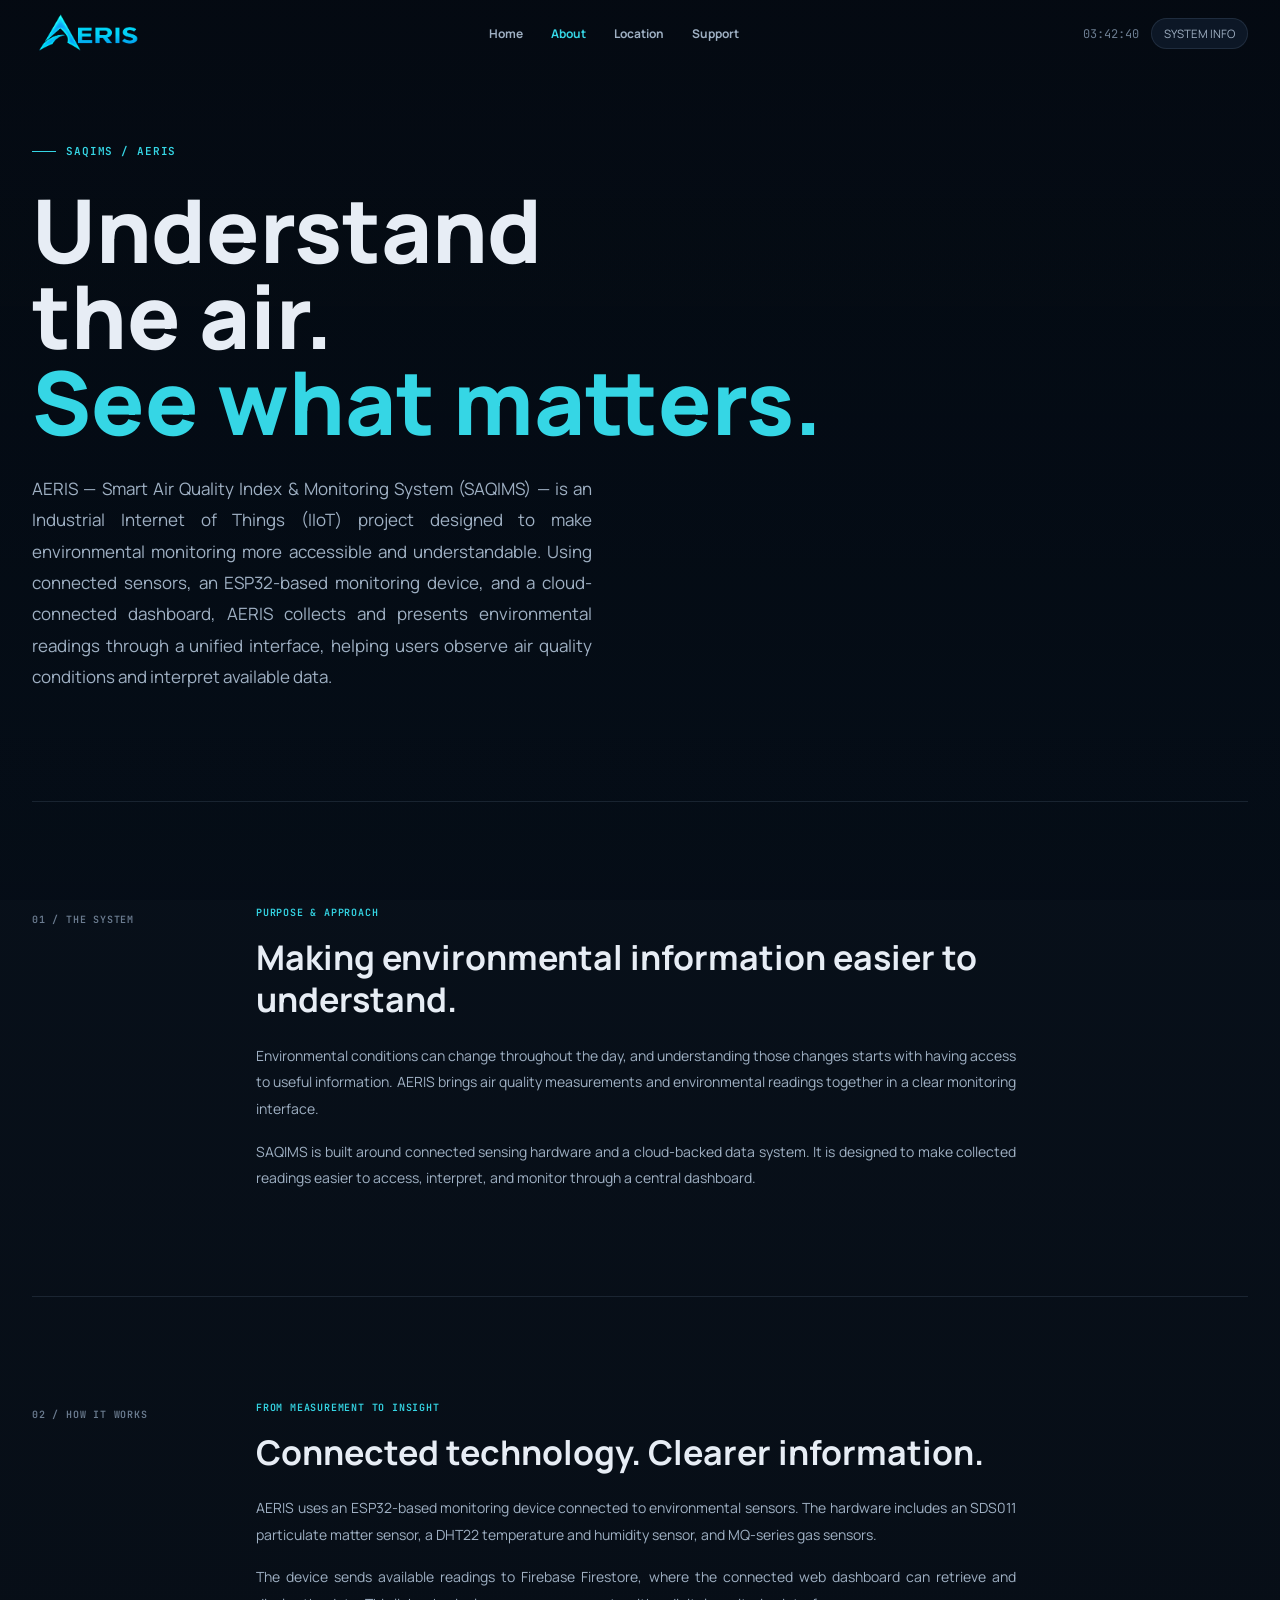
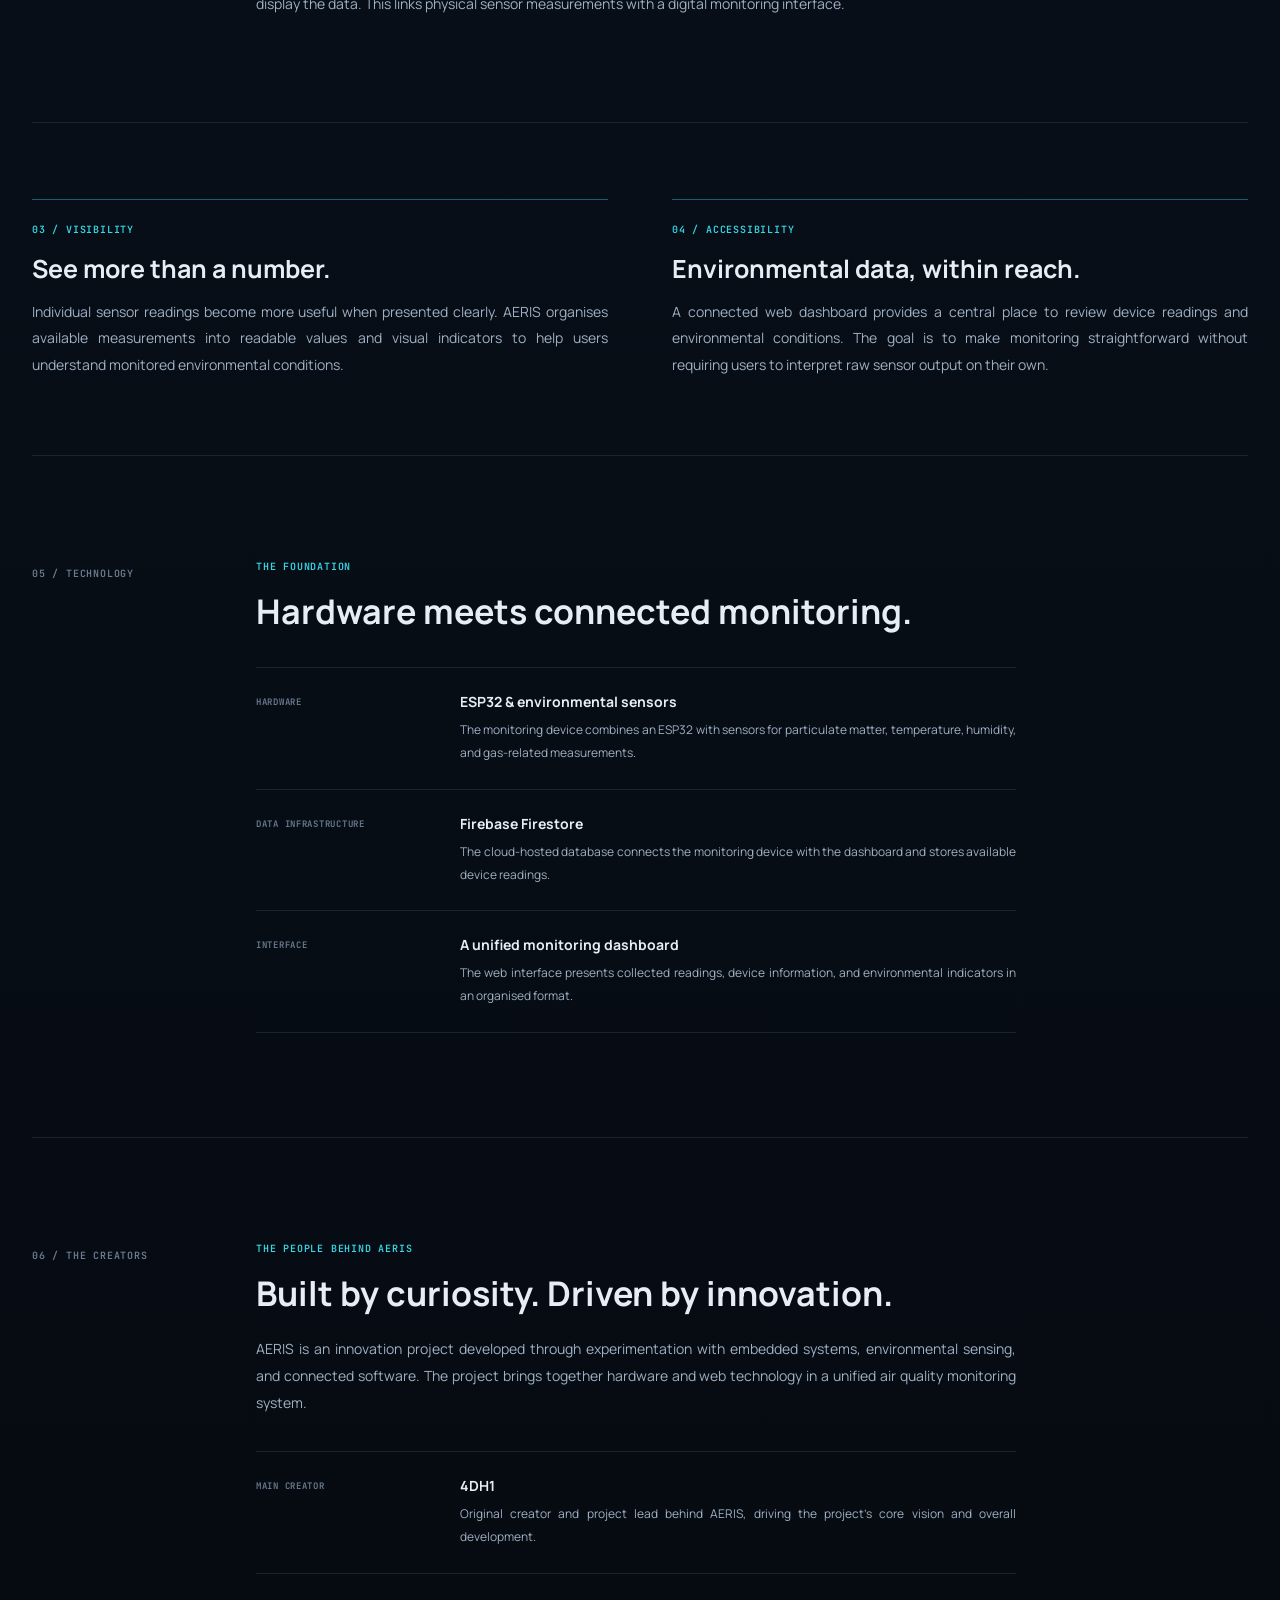
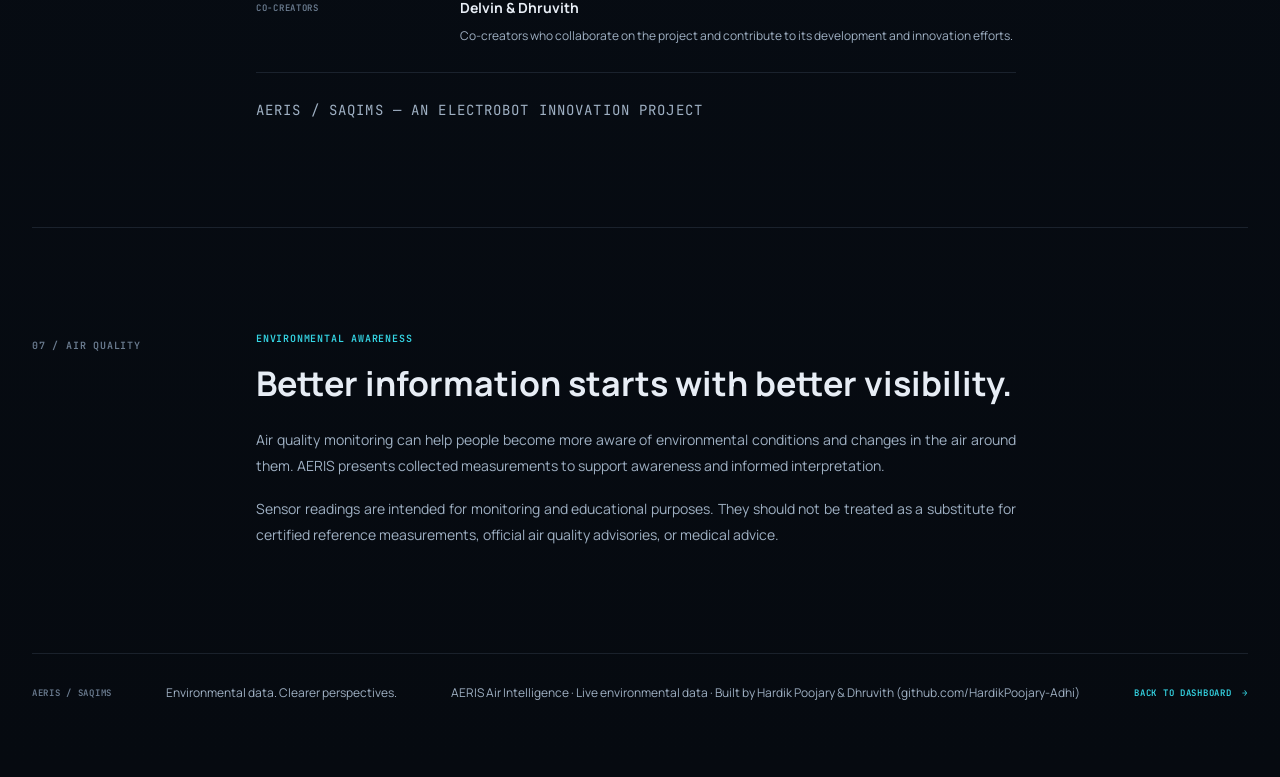
<file: about.html>
<!DOCTYPE html>
<html lang="en">
<head>
  <meta charset="UTF-8">
  <meta name="viewport" content="width=device-width, initial-scale=1.0">

  <title>About AERIS — SAQIMS | Air Intelligence</title>

  <meta
    name="description"
    content="Discover AERIS (SAQIMS), an Industrial IoT smart air quality monitoring system, its technology, and the creators behind the project."
  >

  <meta name="theme-color" content="#060a10">

  <link rel="icon" type="image/png" href="logo-tab.png">

  <link rel="preconnect" href="https://fonts.googleapis.com">
  <link rel="preconnect" href="https://fonts.gstatic.com" crossorigin>

  <link
    href="https://fonts.googleapis.com/css2?family=Manrope:wght@400;500;600;700;800&family=JetBrains+Mono:wght@400;500;600;700&display=swap"
    rel="stylesheet"
  >

  <link rel="stylesheet" href="style.css">
  <script src="navigation.js" defer></script>

  <!-- About-page-specific layout fixes -->
  <style>
    .about-hero {
      grid-template-columns: minmax(0, 1fr);
    }

    .about-hero-copy {
      width: 100%;
      max-width: 850px;
    }

    .about-creators-note {
      margin-top: 24px;
      color: var(--faint);
      font-family: var(--mono);
      font-size: 11px;
      letter-spacing: 0.08em;
      line-height: 1.8;
    }

    @media (max-width: 680px) {
      .about-hero {
        min-height: auto;
        padding-top: 56px;
        padding-bottom: 70px;
      }
    }
  </style>
</head>

<body>

  <!-- BACKGROUND -->

  <video
    class="bg-video"
    autoplay
    muted
    loop
    playsinline
    aria-hidden="true"
  >
    <source src="bgVid.mp4" type="video/mp4">
  </video>

  <div class="bg-video-overlay"></div>


  <!-- NAVIGATION -->

  <nav class="nav" id="mainNav">

    <div class="nav-inner">

      <a href="index.html" class="brand" aria-label="AERIS dashboard">

        <img src="nameLogo.png" alt="" class="brand-logo">

      </a>

      <div class="nav-links">

        <a href="index.html">Home</a>

        <a
          href="about.html"
          class="active"
          aria-current="page"
        >About</a>

        <a href="location.html">Location</a>

        <a href="support.html">Support</a>

      </div>

      <button
        class="nav-toggle"
        type="button"
        aria-label="Open navigation menu"
        aria-expanded="false"
        aria-controls="site-nav-links"
      >
        <span></span>
        <span></span>
        <span></span>
      </button>

      <div class="nav-meta">

        <span class="nav-clock" data-live-clock></span>

        <div class="nav-status-pill">
          <span class="status-label">SYSTEM INFO</span>
        </div>

      </div>

    </div>

  </nav>


  <!-- MAIN CONTENT -->

  <main class="shell about-shell">

    <div class="about-page">


      <!-- HERO / PROJECT IDENTITY -->

      <section class="about-hero">

        <div class="about-hero-copy">

          <div class="about-kicker">
            <span></span>
            SAQIMS / AERIS
          </div>

          <h1>
            Understand<br>
            the air.<br>
            <span>See what matters.</span>
          </h1>

          <p class="about-hero-lead">
            AERIS — Smart Air Quality Index &amp; Monitoring
            System (SAQIMS) — is an Industrial Internet of
            Things (IIoT) project designed to make environmental
            monitoring more accessible and understandable.
            Using connected sensors, an ESP32-based monitoring
            device, and a cloud-connected dashboard, AERIS
            collects and presents environmental readings through
            a unified interface, helping users observe air quality
            conditions and interpret available data.
          </p>

        </div>

      </section>


      <!-- 01 / THE SYSTEM -->

      <section class="about-section" id="system">

        <div class="about-section-index">
          01 / THE SYSTEM
        </div>

        <div class="about-section-body">

          <p class="about-eyebrow">
            PURPOSE &amp; APPROACH
          </p>

          <h2>
            Making environmental information easier to understand.
          </h2>

          <p>
            Environmental conditions can change throughout the
            day, and understanding those changes starts with
            having access to useful information. AERIS brings
            air quality measurements and environmental readings
            together in a clear monitoring interface.
          </p>

          <p>
            SAQIMS is built around connected sensing hardware
            and a cloud-backed data system. It is designed to
            make collected readings easier to access, interpret,
            and monitor through a central dashboard.
          </p>

        </div>

      </section>


      <!-- 02 / HOW IT WORKS -->

      <section class="about-section" id="how-it-works">

        <div class="about-section-index">
          02 / HOW IT WORKS
        </div>

        <div class="about-section-body">

          <p class="about-eyebrow">
            FROM MEASUREMENT TO INSIGHT
          </p>

          <h2>
            Connected technology. Clearer information.
          </h2>

          <p>
            AERIS uses an ESP32-based monitoring device connected
            to environmental sensors. The hardware includes an
            SDS011 particulate matter sensor, a DHT22 temperature
            and humidity sensor, and MQ-series gas sensors.
          </p>

          <p>
            The device sends available readings to Firebase
            Firestore, where the connected web dashboard can
            retrieve and display the data. This links physical
            sensor measurements with a digital monitoring
            interface.
          </p>

        </div>

      </section>


      <!-- 03 & 04 / MONITORING APPROACH -->

      <section class="about-intent">

        <div class="about-intent-item">

          <p class="about-eyebrow">
            03 / VISIBILITY
          </p>

          <h2>
            See more than a number.
          </h2>

          <p>
            Individual sensor readings become more useful when
            presented clearly. AERIS organises available
            measurements into readable values and visual
            indicators to help users understand monitored
            environmental conditions.
          </p>

        </div>

        <div class="about-intent-item">

          <p class="about-eyebrow">
            04 / ACCESSIBILITY
          </p>

          <h2>
            Environmental data, within reach.
          </h2>

          <p>
            A connected web dashboard provides a central place
            to review device readings and environmental
            conditions. The goal is to make monitoring
            straightforward without requiring users to interpret
            raw sensor output on their own.
          </p>

        </div>

      </section>


      <!-- 05 / TECHNOLOGY -->

      <section class="about-section" id="technology">

        <div class="about-section-index">
          05 / TECHNOLOGY
        </div>

        <div class="about-section-body">

          <p class="about-eyebrow">
            THE FOUNDATION
          </p>

          <h2>
            Hardware meets connected monitoring.
          </h2>

          <div class="about-tech-list">

            <div class="about-tech-row">

              <div class="about-tech-type">
                HARDWARE
              </div>

              <div>
                <h3>ESP32 &amp; environmental sensors</h3>

                <p>
                  The monitoring device combines an ESP32 with
                  sensors for particulate matter, temperature,
                  humidity, and gas-related measurements.
                </p>
              </div>

            </div>

            <div class="about-tech-row">

              <div class="about-tech-type">
                DATA INFRASTRUCTURE
              </div>

              <div>
                <h3>Firebase Firestore</h3>

                <p>
                  The cloud-hosted database connects the
                  monitoring device with the dashboard and
                  stores available device readings.
                </p>
              </div>

            </div>

            <div class="about-tech-row">

              <div class="about-tech-type">
                INTERFACE
              </div>

              <div>
                <h3>A unified monitoring dashboard</h3>

                <p>
                  The web interface presents collected readings,
                  device information, and environmental
                  indicators in an organised format.
                </p>
              </div>

            </div>

          </div>

        </div>

      </section>


      <!-- 06 / THE CREATORS -->

      <section class="about-section" id="creators">

        <div class="about-section-index">
          06 / THE CREATORS
        </div>

        <div class="about-section-body">

          <p class="about-eyebrow">
            THE PEOPLE BEHIND AERIS
          </p>

          <h2>
            Built by curiosity. Driven by innovation.
          </h2>

          <p>
            AERIS is an innovation project developed through
            experimentation with embedded systems, environmental
            sensing, and connected software. The project brings
            together hardware and web technology in a unified
            air quality monitoring system.
          </p>

          <div class="about-tech-list">

            <!-- MAIN CREATOR -->

            <div class="about-tech-row">

              <div class="about-tech-type">
                MAIN CREATOR
              </div>

              <div>
                <h3>4DH1</h3>

                <p>
                  Original creator and project lead behind AERIS,
                  driving the project's core vision and overall
                  development.
                </p>
              </div>

            </div>

            <!-- CO-CREATORS -->

            <div class="about-tech-row">

              <div class="about-tech-type">
                CO-CREATORS
              </div>

              <div>
                <h3>Delvin &amp; Dhruvith</h3>

                <p>
                  Co-creators who collaborate on the project
                  and contribute to its development and
                  innovation efforts.
                </p>
              </div>

            </div>

          </div>

          <p class="about-creators-note">
            AERIS / SAQIMS — AN ELECTROBOT INNOVATION PROJECT
          </p>

        </div>

      </section>


      <!-- 07 / AIR QUALITY CONTEXT -->

      <section class="about-section" id="air-quality">

        <div class="about-section-index">
          07 / AIR QUALITY
        </div>

        <div class="about-section-body">

          <p class="about-eyebrow">
            ENVIRONMENTAL AWARENESS
          </p>

          <h2>
            Better information starts with better visibility.
          </h2>

          <p>
            Air quality monitoring can help people become more
            aware of environmental conditions and changes in
            the air around them. AERIS presents collected
            measurements to support awareness and informed
            interpretation.
          </p>

          <p>
            Sensor readings are intended for monitoring and
            educational purposes. They should not be treated
            as a substitute for certified reference
            measurements, official air quality advisories,
            or medical advice.
          </p>

        </div>

      </section>


      <!-- FOOTER -->

      <footer class="about-footer">

        <span>AERIS / SAQIMS</span>

        <p>
          Environmental data. Clearer perspectives.
        </p>

        <p class="footer-text">
          AERIS Air Intelligence · Live environmental data · Built by Hardik Poojary &amp; Dhruvith (<a href="https://github.com/HardikPoojary-Adhi" class="footer-link">github.com/HardikPoojary-Adhi</a>)
        </p>

        <a href="index.html">
          BACK TO DASHBOARD <span>→</span>
        </a>

      </footer>


    </div>

  </main>


  <!-- NAV SCROLL + CLOCK -->

  <script>
    (() => {
      const nav = document.getElementById("mainNav");
      const clock = document.querySelector("[data-live-clock]");

      function updateClock() {
        if (!clock) return;

        clock.textContent = new Intl.DateTimeFormat("en-IN", {
          timeZone: "Asia/Kolkata",
          hour: "2-digit",
          minute: "2-digit",
          second: "2-digit",
          hour12: false
        }).format(new Date());
      }

      function updateNav() {
        if (!nav) return;

        nav.classList.toggle(
          "is-scrolled",
          window.scrollY > 8
        );
      }

      updateClock();
      updateNav();

      window.setInterval(updateClock, 1000);

      window.addEventListener(
        "scroll",
        updateNav,
        { passive: true }
      );
    })();
  </script>

</body>
</html>
</file>
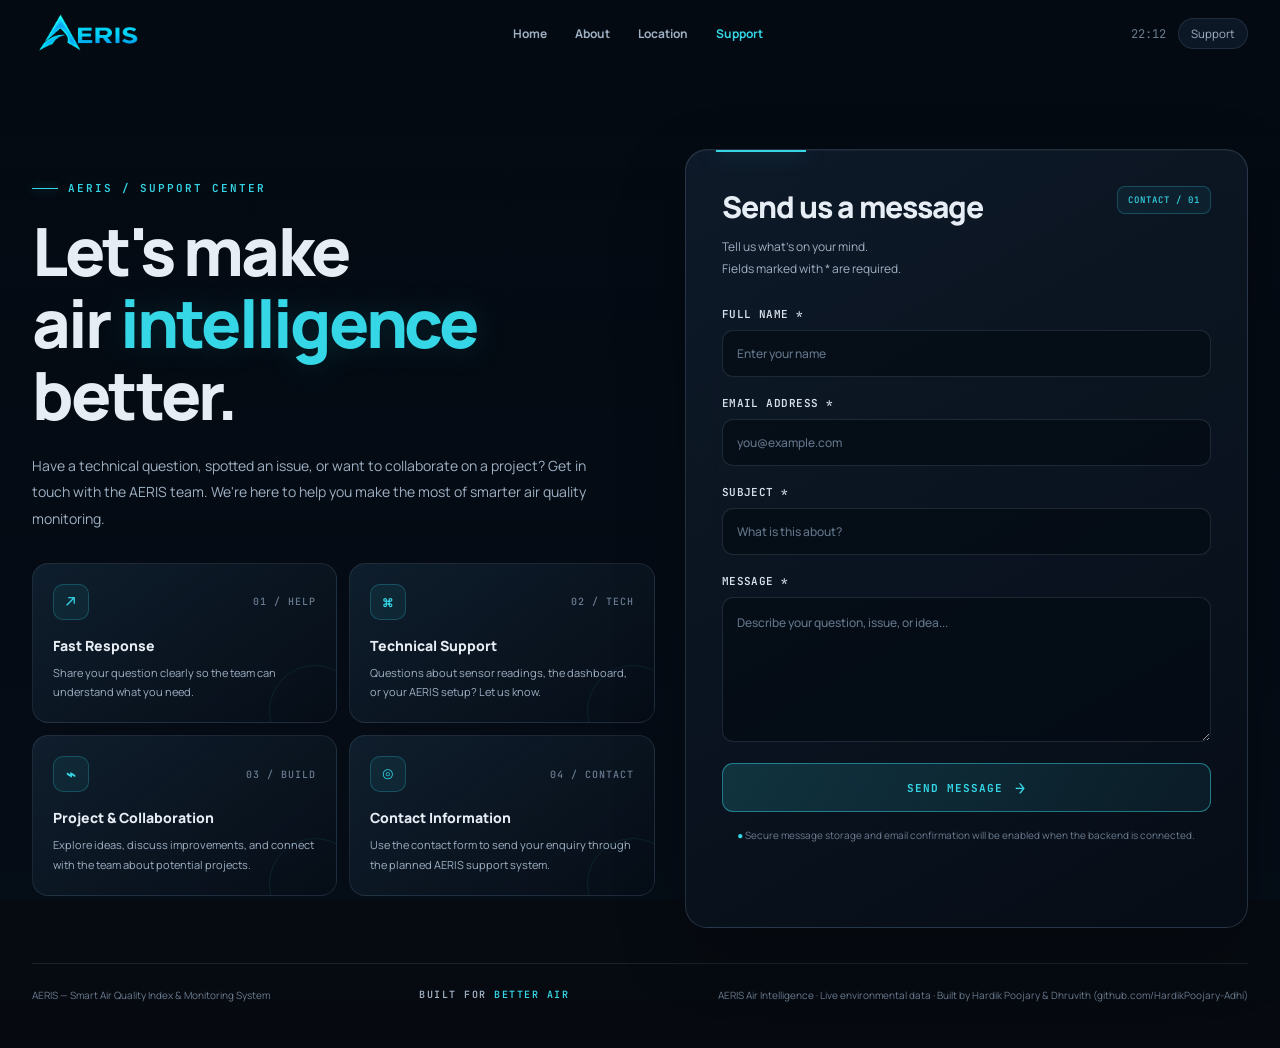
<file: support.html>
<!DOCTYPE html>
<html lang="en">
<head>
  <meta charset="UTF-8" />
  <meta name="viewport" content="width=device-width, initial-scale=1.0" />
  <meta name="theme-color" content="#060a10" />

  <title>Support | AERIS Air Intelligence</title>
  <meta
    name="description"
    content="Contact AERIS for technical support, project collaboration, and air quality monitoring enquiries."
  />

  <link rel="icon" type="image/png" href="logo-tab.png" />

  <link rel="preconnect" href="https://fonts.googleapis.com" />
  <link rel="preconnect" href="https://fonts.gstatic.com" crossorigin />
  <link
    href="https://fonts.googleapis.com/css2?family=JetBrains+Mono:wght@500;600;700&family=Manrope:wght@500;600;700;800&display=swap"
    rel="stylesheet"
  />

  <link rel="stylesheet" href="style.css" />
  <script src="navigation.js" defer></script>

  <style>
    /* =========================================
       AERIS SUPPORT PAGE
       Uses existing AERIS design tokens.
       ========================================= */

    .support-page {
      padding-bottom: 44px;
    }

    .support-hero {
      display: grid;
      grid-template-columns: minmax(0, 1.05fr) minmax(360px, 0.95fr);
      gap: 30px;
      align-items: stretch;
      margin-top: 30px;
    }

    .support-intro {
      display: flex;
      flex-direction: column;
      justify-content: center;
      min-width: 0;
      padding: clamp(12px, 2.5vw, 32px) 0;
    }

    .support-eyebrow {
      display: inline-flex;
      align-items: center;
      gap: 10px;
      margin-bottom: 20px;
      color: var(--cyan);
      font: 600 11px var(--mono);
      letter-spacing: 2px;
      text-transform: uppercase;
    }

    .support-eyebrow::before {
      content: "";
      width: 26px;
      height: 1px;
      background: var(--cyan);
      box-shadow: 0 0 10px rgba(53, 214, 229, 0.55);
    }

    .support-title {
      max-width: 680px;
      margin: 0;
      color: var(--text);
      font-size: clamp(38px, 5.2vw, 68px);
      font-weight: 800;
      letter-spacing: -2.8px;
      line-height: 1.08;
    }

    .support-title span {
      color: var(--cyan);
      text-shadow: 0 0 32px rgba(53, 214, 229, 0.17);
    }

    .support-description {
      max-width: 560px;
      margin: 22px 0 30px;
      color: var(--muted);
      font-size: 14px;
      line-height: 1.9;
    }

    .support-highlights {
      display: grid;
      grid-template-columns: repeat(2, minmax(0, 1fr));
      gap: 12px;
    }

    .support-highlight {
      position: relative;
      min-height: 145px;
      overflow: hidden;
      padding: 20px;
      border: 1px solid var(--border);
      border-radius: 16px;
      background: linear-gradient(
        145deg,
        rgba(18, 35, 51, 0.8),
        rgba(7, 14, 24, 0.68)
      );
      transition:
        border-color 0.22s ease,
        transform 0.22s ease,
        background 0.22s ease;
    }

    .support-highlight:hover {
      transform: translateY(-3px);
      border-color: rgba(53, 214, 229, 0.4);
      background: linear-gradient(
        145deg,
        rgba(21, 45, 61, 0.9),
        rgba(7, 14, 24, 0.78)
      );
    }

    .support-highlight::after {
      position: absolute;
      right: -25px;
      bottom: -35px;
      width: 90px;
      height: 90px;
      border: 1px solid rgba(53, 214, 229, 0.09);
      border-radius: 50%;
      content: "";
      pointer-events: none;
    }

    .support-highlight-top {
      display: flex;
      align-items: center;
      justify-content: space-between;
      gap: 12px;
      margin-bottom: 16px;
    }

    .support-highlight-icon {
      display: grid;
      width: 36px;
      height: 36px;
      place-items: center;
      border: 1px solid rgba(53, 214, 229, 0.23);
      border-radius: 10px;
      background: rgba(53, 214, 229, 0.07);
      color: var(--cyan);
      font: 600 16px var(--mono);
    }

    .support-highlight-index {
      color: var(--faint);
      font: 500 10px var(--mono);
      letter-spacing: 1px;
    }

    .support-highlight h2 {
      margin: 0 0 8px;
      color: var(--text);
      font-size: 14px;
      font-weight: 800;
    }

    .support-highlight p {
      margin: 0;
      color: var(--muted);
      font-size: 11px;
      line-height: 1.8;
    }

    /* Contact form panel */

    .support-form-card {
      position: relative;
      align-self: stretch;
      min-width: 0;
      overflow: hidden;
      padding: clamp(22px, 3vw, 36px);
      border: 1px solid rgba(148, 178, 209, 0.2);
      border-radius: 22px;
      background: linear-gradient(
        150deg,
        rgba(15, 28, 43, 0.92),
        rgba(7, 13, 23, 0.88)
      );
      box-shadow:
        0 24px 70px rgba(0, 0, 0, 0.23),
        inset 0 1px 0 rgba(255, 255, 255, 0.035);
      backdrop-filter: blur(22px);
      -webkit-backdrop-filter: blur(22px);
    }

    .support-form-card::before {
      position: absolute;
      top: 0;
      left: 30px;
      width: 90px;
      height: 2px;
      background: var(--cyan);
      box-shadow: 0 0 20px rgba(53, 214, 229, 0.5);
      content: "";
    }

    .support-form-heading {
      display: flex;
      align-items: flex-start;
      justify-content: space-between;
      gap: 16px;
      margin-bottom: 28px;
    }

    .support-form-heading h2 {
      margin: 0;
      color: var(--text);
      font-size: clamp(23px, 2.4vw, 30px);
      font-weight: 800;
      letter-spacing: -0.9px;
    }

    .support-form-heading p {
      margin: 9px 0 0;
      color: var(--muted);
      font-size: 12px;
      line-height: 1.8;
    }

    .support-form-tag {
      flex-shrink: 0;
      padding: 7px 10px;
      border: 1px solid rgba(53, 214, 229, 0.24);
      border-radius: 8px;
      background: rgba(53, 214, 229, 0.06);
      color: var(--cyan);
      font: 500 9px var(--mono);
      letter-spacing: 1px;
    }

    .support-form {
      display: flex;
      flex-direction: column;
      gap: 19px;
    }

    .support-field {
      display: flex;
      flex-direction: column;
      gap: 9px;
      min-width: 0;
    }

    .support-field label {
      color: #d6e1ec;
      font: 600 11px var(--mono);
      letter-spacing: 0.45px;
    }

    .support-field input,
    .support-field textarea {
      display: block;
      width: 100%;
      min-width: 0;
      border: 1px solid rgba(148, 178, 209, 0.17);
      border-radius: 11px;
      outline: none;
      background: rgba(3, 9, 17, 0.56);
      color: var(--text);
      font: 500 12px var(--ui);
      transition:
        border-color 0.2s ease,
        background 0.2s ease,
        box-shadow 0.2s ease;
    }

    .support-field input {
      height: 47px;
      padding: 0 14px;
    }

    .support-field textarea {
      min-height: 145px;
      padding: 14px;
      line-height: 1.8;
      resize: vertical;
    }

    .support-field input::placeholder,
    .support-field textarea::placeholder {
      color: #63758a;
    }

    .support-field input:focus,
    .support-field textarea:focus {
      border-color: rgba(53, 214, 229, 0.7);
      background: rgba(5, 15, 24, 0.86);
      box-shadow: 0 0 0 3px rgba(53, 214, 229, 0.07);
    }

    .support-field input:focus-visible,
    .support-field textarea:focus-visible,
    .support-submit:focus-visible {
      outline: 2px solid var(--cyan);
      outline-offset: 3px;
    }

    .support-form-bottom {
      display: flex;
      flex-direction: column;
      gap: 14px;
      margin-top: 2px;
    }

    .support-submit {
      display: flex;
      width: 100%;
      min-height: 49px;
      align-items: center;
      justify-content: center;
      gap: 12px;
      border: 1px solid rgba(53, 214, 229, 0.48);
      border-radius: 11px;
      background: linear-gradient(
        110deg,
        rgba(53, 214, 229, 0.17),
        rgba(53, 214, 229, 0.07)
      );
      color: var(--cyan);
      font: 700 11px var(--mono);
      letter-spacing: 1px;
      cursor: pointer;
      transition:
        background 0.2s ease,
        border-color 0.2s ease,
        transform 0.2s ease;
    }

    .support-submit:hover {
      transform: translateY(-1px);
      border-color: var(--cyan);
      background: rgba(53, 214, 229, 0.14);
    }

    .support-submit-arrow {
      font-size: 17px;
      transition: transform 0.2s ease;
    }

    .support-submit:hover .support-submit-arrow {
      transform: translateX(4px);
    }

    .support-form-note {
      margin: 0;
      color: var(--faint);
      font-size: 10px;
      line-height: 1.8;
      text-align: center;
    }

    .support-form-note span {
      color: var(--cyan);
    }

    .support-toast {
      display: none;
      padding: 13px 15px;
      margin-bottom: 18px;
      border: 1px solid rgba(53, 214, 229, 0.25);
      border-radius: 10px;
      background: rgba(53, 214, 229, 0.07);
      color: var(--text);
      font-size: 12px;
      line-height: 1.7;
    }

    .support-toast.is-visible {
      display: block;
    }

    .support-toast.is-error {
      border-color: rgba(255, 150, 150, 0.28);
      background: rgba(255, 100, 100, 0.06);
    }

    .support-footer {
      display: flex;
      flex-wrap: wrap;
      align-items: center;
      justify-content: space-between;
      gap: 12px;
      margin-top: 35px;
      padding-top: 22px;
      border-top: 1px solid var(--border);
    }

    .support-footer p {
      margin: 0;
      color: var(--faint);
      font-size: 10px;
      line-height: 1.8;
    }

    .support-footer-brand {
      color: var(--muted) !important;
      font: 600 10px var(--mono);
      letter-spacing: 1.5px;
    }

    .support-footer-brand span {
      color: var(--cyan);
    }

    @media (max-width: 980px) {
      .support-hero {
        grid-template-columns: minmax(0, 1fr);
        gap: 24px;
      }

      .support-intro {
        padding-top: 12px;
      }

      .support-title {
        max-width: 700px;
      }

      .support-description {
        max-width: 650px;
      }

      .support-form-card {
        width: 100%;
      }
    }

    @media (max-width: 680px) {
      .support-page {
        padding-bottom: 25px;
      }

      .support-hero {
        margin-top: 18px;
        gap: 22px;
      }

      .support-intro {
        padding: 12px 0 0;
      }

      .support-title {
        font-size: clamp(36px, 10vw, 52px);
        letter-spacing: -1.8px;
      }

      .support-description {
        margin: 17px 0 22px;
        font-size: 12px;
      }

      .support-highlights {
        gap: 10px;
      }

      .support-highlight {
        min-height: 148px;
        padding: 15px;
        border-radius: 13px;
      }

      .support-highlight h2 {
        font-size: 12px;
      }

      .support-highlight p {
        font-size: 10px;
      }

      .support-highlight-icon {
        width: 32px;
        height: 32px;
      }

      .support-form-card {
        padding: 22px 17px;
        border-radius: 17px;
      }

      .support-form-heading {
        gap: 10px;
      }

      .support-form-tag {
        padding: 6px 7px;
        font-size: 8px;
      }

      .support-form {
        gap: 17px;
      }

      .support-footer {
        margin-top: 25px;
      }
    }

    @media (prefers-reduced-motion: reduce) {
      .support-highlight,
      .support-submit,
      .support-submit-arrow {
        transition: none;
      }
    }
  </style>
</head>

<body>
  <!-- AERIS background video -->
  <video class="bg-video" autoplay muted loop playsinline aria-hidden="true">
    <source src="bgVid.mp4" type="video/mp4" />
  </video>
  <div class="bg-video-overlay"></div>

  <!-- AERIS navigation -->
  <nav class="nav" id="mainNav">
    <div class="nav-inner">
      <a href="index.html" class="brand" aria-label="AERIS dashboard">
        <img src="nameLogo.png" alt="" class="brand-logo" />
      </a>

      <div class="nav-links">
        <a href="index.html">Home</a>
        <a href="about.html">About</a>
        <a href="location.html">Location</a>
        <a href="support.html" class="active" aria-current="page">
          Support
        </a>
      </div>

      <button
        class="nav-toggle"
        type="button"
        aria-label="Open navigation menu"
        aria-expanded="false"
        aria-controls="site-nav-links"
      >
        <span></span>
        <span></span>
        <span></span>
      </button>

      <div class="nav-meta">
        <span class="nav-clock" data-live-clock></span>
        <div class="nav-status-pill">
          <span class="status-label" data-status>Support</span>
        </div>
      </div>
    </div>
  </nav>

  <main class="shell support-page">
    <section class="support-hero" aria-labelledby="supportTitle">

      <!-- Introduction and highlights -->
      <div class="support-intro">
        <div class="support-eyebrow">AERIS / SUPPORT CENTER</div>

        <h1 class="support-title" id="supportTitle">
          Let's make<br />
          air <span>intelligence</span><br />
          better.
        </h1>

        <p class="support-description">
          Have a technical question, spotted an issue, or want to collaborate
          on a project? Get in touch with the AERIS team. We're here to help
          you make the most of smarter air quality monitoring.
        </p>

        <div class="support-highlights">
          <article class="support-highlight">
            <div class="support-highlight-top">
              <div class="support-highlight-icon" aria-hidden="true">↗</div>
              <span class="support-highlight-index">01 / HELP</span>
            </div>
            <h2>Fast Response</h2>
            <p>
              Share your question clearly so the team can understand what
              you need.
            </p>
          </article>

          <article class="support-highlight">
            <div class="support-highlight-top">
              <div class="support-highlight-icon" aria-hidden="true">⌘</div>
              <span class="support-highlight-index">02 / TECH</span>
            </div>
            <h2>Technical Support</h2>
            <p>
              Questions about sensor readings, the dashboard, or your AERIS
              setup? Let us know.
            </p>
          </article>

          <article class="support-highlight">
            <div class="support-highlight-top">
              <div class="support-highlight-icon" aria-hidden="true">⌁</div>
              <span class="support-highlight-index">03 / BUILD</span>
            </div>
            <h2>Project &amp; Collaboration</h2>
            <p>
              Explore ideas, discuss improvements, and connect with the team
              about potential projects.
            </p>
          </article>

          <article class="support-highlight">
            <div class="support-highlight-top">
              <div class="support-highlight-icon" aria-hidden="true">◎</div>
              <span class="support-highlight-index">04 / CONTACT</span>
            </div>
            <h2>Contact Information</h2>
            <p>
              Use the contact form to send your enquiry through the planned
              AERIS support system.
            </p>
          </article>
        </div>
      </div>

      <!-- Contact form -->
      <section class="support-form-card" aria-labelledby="formTitle">
        <div class="support-form-heading">
          <div>
            <h2 id="formTitle">Send us a message</h2>
            <p>
              Tell us what's on your mind.<br />
              Fields marked with * are required.
            </p>
          </div>

          <span class="support-form-tag">CONTACT / 01</span>
        </div>

        <div
          class="support-toast"
          id="supportToast"
          role="status"
          aria-live="polite"
        ></div>

        <form class="support-form" id="supportForm">
          <div class="support-field">
            <label for="supportName">FULL NAME *</label>
            <input
              type="text"
              id="supportName"
              name="name"
              placeholder="Enter your name"
              autocomplete="name"
              maxlength="100"
              required
            />
          </div>

          <div class="support-field">
            <label for="supportEmail">EMAIL ADDRESS *</label>
            <input
              type="email"
              id="supportEmail"
              name="email"
              placeholder="you@example.com"
              autocomplete="email"
              maxlength="254"
              required
            />
          </div>

          <!-- Editable subject: users can type anything -->
          <div class="support-field">
            <label for="supportSubject">SUBJECT *</label>
            <input
              type="text"
              id="supportSubject"
              name="subject"
              placeholder="What is this about?"
              maxlength="200"
              required
            />
          </div>

          <div class="support-field">
            <label for="supportMessage">MESSAGE *</label>
            <textarea
              id="supportMessage"
              name="message"
              placeholder="Describe your question, issue, or idea..."
              maxlength="5000"
              required
            ></textarea>
          </div>

          <div class="support-form-bottom">
            <button class="support-submit" type="submit">
              <span>SEND MESSAGE</span>
              <span class="support-submit-arrow" aria-hidden="true">→</span>
            </button>

            <p class="support-form-note">
              <span>●</span>
              Secure message storage and email confirmation will be enabled
              when the backend is connected.
            </p>
          </div>
        </form>
      </section>
    </section>

    <footer class="support-footer">
      <p>
        AERIS — Smart Air Quality Index &amp; Monitoring System
      </p>
      <p class="support-footer-brand">
        BUILT FOR <span>BETTER AIR</span>
      </p>
      <p class="footer-text">
        AERIS Air Intelligence · Live environmental data · Built by Hardik Poojary &amp; Dhruvith (<a href="https://github.com/HardikPoojary-Adhi" class="footer-link">github.com/HardikPoojary-Adhi</a>)
      </p>
    </footer>
  </main>

  <script>
    (() => {
      const nav = document.getElementById("mainNav");
      const clock = document.querySelector("[data-live-clock]");
      const form = document.getElementById("supportForm");
      const toast = document.getElementById("supportToast");

      // Update the navbar clock.
      function updateClock() {
        if (!clock) return;

        clock.textContent = new Intl.DateTimeFormat("en-IN", {
          hour: "2-digit",
          minute: "2-digit",
          hour12: false
        }).format(new Date());
      }

      // Match the existing navbar's scrolled appearance.
      function updateNavigation() {
        if (nav) {
          nav.classList.toggle("is-scrolled", window.scrollY > 12);
        }
      }

      updateClock();
      updateNavigation();

      window.setInterval(updateClock, 15000);

      window.addEventListener("scroll", updateNavigation, {
        passive: true
      });

      // Backend is not connected yet.
      // Never claim a message was saved or emailed when it wasn't.
      form.addEventListener("submit", (event) => {
        event.preventDefault();

        toast.classList.remove("is-error");
        toast.classList.add("is-visible", "is-error");

        toast.textContent =
          "The contact form is not connected yet. Your message has NOT been sent or saved. Firebase and email confirmation still need to be configured.";

        toast.scrollIntoView({
          behavior: "smooth",
          block: "nearest"
        });
      });
    })();
  </script>
</body>
</html>
</file>
<file: style.css>
/* ============================================================
   AERIS — AIR INTELLIGENCE
   Unified Stylesheet
   Home · About · Location
   ============================================================ */


/* ============================================================
   01. ROOT VARIABLES
   ============================================================ */

:root {
  --bg: #060a10;
  --surface: rgba(8, 17, 28, 0.72);
  --surface-raised: rgba(14, 26, 41, 0.88);
  --border: rgba(148, 178, 209, 0.14);
  --border-hover: rgba(53, 214, 229, 0.35);

  --text: #e7edf5;
  --muted: #9fb0c3;
  --faint: #6b7c90;

  --cyan: #35d6e5;
  --good: #4ad991;
  --danger: #ff8585;

  --mono: "JetBrains Mono", monospace;
  --ui: "Manrope", sans-serif;

  --radius: 18px;
  --radius-sm: 11px;

  --glass-blur: blur(16px);
}


/* ============================================================
   02. RESET & GLOBAL
   ============================================================ */

* {
  box-sizing: border-box;
  margin: 0;
  padding: 0;
}

html {
  color-scheme: dark;
  scroll-behavior: smooth;
  scrollbar-color: #26394b #080e16;
  scrollbar-width: thin;
}

body {
  min-height: 100vh;
  overflow-x: hidden;
  background: linear-gradient(180deg, #08111c, var(--bg));
  color: var(--text);
  font-family: var(--ui);
  -webkit-font-smoothing: antialiased;
}

button,
input,
textarea,
select {
  font: inherit;
}

button {
  color: inherit;
}

a {
  color: inherit;
}

::selection {
  color: #061116;
  background: var(--cyan);
}


/* ============================================================
   03. BACKGROUND VIDEO
   ============================================================ */

.bg-video,
.bg-video-overlay {
  position: fixed;
  inset: 0;
  width: 100%;
  height: 100%;
  pointer-events: none;
}

.bg-video {
  z-index: -3;
  object-fit: cover;
}

.bg-video-overlay {
  z-index: -2;
  background: linear-gradient(
    180deg,
    rgba(3, 8, 15, 0.72),
    rgba(5, 13, 23, 0.82)
  );
}


/* ============================================================
   04. NAVIGATION
   ============================================================ */

.nav {
  position: sticky;
  top: 0;
  z-index: 50;
  height: 68px;
  border-bottom: 1px solid transparent;
  transition:
    background 0.25s ease,
    border-color 0.25s ease;
}

.nav.is-scrolled {
  background: rgba(8, 14, 22, 0.96);
  backdrop-filter: blur(14px);
  -webkit-backdrop-filter: blur(14px);
  border-color: rgba(53, 214, 229, 0.35);
}

.nav-inner,
.shell {
  width: 100%;
  max-width: 1440px;
  margin-inline: auto;
}

.nav-inner {
  height: 100%;
  padding: 0 32px;
  display: flex;
  align-items: center;
  justify-content: space-between;
  gap: 24px;
}


/* Brand */

.brand {
  display: flex;
  align-items: center;
  flex-shrink: 0;
  color: inherit;
  text-decoration: none;
}

.brand-logo {
  display: block;
  width: auto;
  height: 48px;
  max-width: 100%;
  object-fit: contain;
}


/* Navigation links */

.nav-links {
  display: flex;
  align-items: center;
  gap: 28px;
}

.nav-links a {
  position: relative;
  color: var(--muted);
  text-decoration: none;
  font-size: 12px;
  font-weight: 700;
  transition: color 0.2s ease;
}

.nav-links a:hover,
.nav-links a:focus-visible {
  color: var(--text);
}

.nav-links a.active,
.nav-links a[aria-current="page"] {
  color: var(--cyan);
}


/* Navigation toggle */

.nav-toggle {
  display: none;
  border: 0;
  cursor: pointer;
}


/* Navigation metadata */

.nav-meta,
.freshness {
  display: flex;
  align-items: center;
  gap: 12px;
}

.nav-clock {
  color: var(--faint);
  font: 12px var(--mono);
}

.nav-status-pill {
  display: flex;
  align-items: center;
  gap: 7px;
  padding: 7px 12px;
  border: 1px solid var(--border);
  border-radius: 999px;
  background: rgba(16, 28, 44, 0.78);
  color: var(--muted);
  font-size: 11.5px;
}

.status-label {
  white-space: nowrap;
}


/* ============================================================
   05. GLOBAL LAYOUT & HEADINGS
   ============================================================ */

.shell {
  padding: clamp(24px, 4vw, 56px) 32px 64px;
}

.page-head {
  display: flex;
  align-items: flex-end;
  justify-content: space-between;
  flex-wrap: wrap;
  gap: 20px;
  margin-bottom: 24px;
}

.region-eyebrow,
.hero-eyebrow,
.section-title {
  color: var(--faint);
  font-size: 12px;
  font-weight: 700;
  letter-spacing: 0.1em;
}

.region-eyebrow {
  margin-bottom: 8px;
}

.region-title {
  color: var(--text);
  font-size: 26px;
  font-weight: 800;
}

.freshness {
  color: var(--faint);
  font-size: 12.5px;
}

.freshness strong {
  color: var(--muted);
  font-weight: 600;
}


/* ============================================================
   06. SHARED CARDS
   ============================================================ */

.card {
  border: 1px solid var(--border);
  border-radius: var(--radius);
  background: var(--surface);
  box-shadow: 0 8px 24px -8px rgba(0, 0, 0, 0.45);
  backdrop-filter: blur(14px);
  -webkit-backdrop-filter: blur(14px);
  transition:
    border-color 0.2s ease,
    transform 0.2s ease;
}

.card:hover {
  border-color: var(--border-hover);
  transform: translateY(-2px);
}


/* ============================================================
   07. HOME — DASHBOARD GRID
   ============================================================ */

.dashboard-grid {
  display: grid;
  grid-template-columns: 1.15fr 0.85fr;
  gap: 20px;
}


/* AQI hero */

.hero-aqi {
  display: flex;
  align-items: center;
  justify-content: space-between;
  gap: 32px;
  padding: 48px;
  overflow: hidden;
}

.hero-copy {
  display: flex;
  flex-direction: column;
  gap: 8px;
  min-width: 0;
}

.hero-region {
  margin-bottom: 12px;
  color: var(--muted);
  font-size: 15px;
  font-weight: 700;
}

.hero-number-row {
  display: flex;
  align-items: baseline;
  gap: 12px;
}

.hero-number {
  font: 700 96px / 0.9 var(--mono);
}

.hero-scale {
  color: #4c5b6d;
  font: 15px var(--mono);
}

.hero-status {
  display: inline-flex;
  align-items: center;
  gap: 8px;
  width: max-content;
  margin-top: 12px;
  padding: 7px 14px;
  border-radius: 999px;
  font-size: 13px;
  font-weight: 700;
}

.hero-foot {
  display: flex;
  gap: 32px;
  margin-top: 24px;
}

.hero-foot-item {
  display: flex;
  flex-direction: column;
  gap: 3px;
}

.hero-foot-label,
.metric-label {
  color: var(--faint);
  font-size: 11px;
  font-weight: 600;
}

.hero-foot-value {
  color: var(--muted);
  font: 600 13px var(--mono);
}


/* Gauge */

.gauge-wrap {
  width: 240px;
  height: 150px;
  flex-shrink: 0;
}

.gauge-wrap svg {
  width: 100%;
  height: 100%;
  overflow: visible;
}


/* Environmental section */

.section {
  margin-top: 48px;
}

.section-title {
  margin-bottom: 16px;
  color: var(--muted);
}


/* Metric cards */

.metric-grid {
  display: grid;
  grid-template-columns: repeat(4, minmax(0, 1fr));
  gap: 16px;
}

.metric-card {
  display: flex;
  flex-direction: column;
  gap: 20px;
  padding: 24px;
}

.metric-top {
  display: flex;
  align-items: flex-start;
  justify-content: space-between;
}

.metric-icon {
  display: flex;
  align-items: center;
  justify-content: center;
  min-width: 30px;
  height: 30px;
  padding: 0 7px;
  border-radius: 10px;
  background: #131f30;
  color: var(--cyan);
  font: 700 12px var(--mono);
}

.metric-value-row {
  display: flex;
  align-items: baseline;
  gap: 6px;
}

.metric-value {
  font: 700 26px var(--mono);
}

.metric-unit,
.pollutant-unit {
  color: var(--faint);
  font-size: 12px;
}


/* Pollutant panel */

.pollutant-panel {
  display: flex;
  flex-direction: column;
  justify-content: space-evenly;
  gap: 28px;
  padding: 32px;
}

.pollutant-row {
  display: flex;
  align-items: center;
  justify-content: space-between;
  gap: 20px;
  min-height: 92px;
  padding: 0 4px 28px;
  border-bottom: 1px solid var(--border);
}

.pollutant-row:last-child {
  padding-bottom: 0;
  border-bottom: 0;
}

.pollutant-label-group,
.pollutant-value-group {
  display: flex;
  flex-direction: column;
  gap: 7px;
}

.pollutant-label {
  color: var(--text);
  font-size: 17px;
  font-weight: 800;
}

.pollutant-sub {
  color: var(--faint);
  font-size: 12.5px;
}

.pollutant-value-group {
  gap: 6px;
  text-align: right;
}

.pollutant-value {
  color: var(--text);
  font: 700 32px var(--mono);
}


/* ============================================================
   08. LOCATION PAGE
   ============================================================ */


/* Page heading */

.location-page {
  padding-top: clamp(30px, 4vw, 52px);
}

.location-header {
  align-items: flex-start;
  margin-bottom: 34px;
}

.location-heading-content {
  min-width: 0;
}

.location-description {
  max-width: 590px;
  margin-top: 12px;
  color: var(--muted);
  font-size: 13px;
  line-height: 1.85;
}

.location-refresh-info {
  display: flex;
  flex-direction: column;
  align-items: flex-end;
  gap: 7px;
  white-space: nowrap;
}

.location-refresh-info strong {
  color: var(--text);
  font: 600 12px var(--mono);
}

.location-refresh-indicator {
  display: flex;
  align-items: center;
  gap: 8px;
  color: var(--faint);
  font: 10px var(--mono);
}

.location-refresh-dot {
  width: 7px;
  height: 7px;
  flex: 0 0 7px;
  border-radius: 50%;
  background: var(--cyan);
  box-shadow: 0 0 9px rgba(53, 214, 229, 0.5);
  animation: location-pulse 2s ease-in-out infinite;
}


/* Overview cards */

.location-overview {
  display: grid;
  grid-template-columns: repeat(3, minmax(0, 1fr));
  gap: 16px;
  margin-bottom: 54px;
}

.location-stat-card {
  min-width: 0;
  min-height: 125px;
}

.location-stat-card .metric-value {
  font-variant-numeric: tabular-nums;
}


/* Directory heading */

.location-directory {
  width: 100%;
  margin-bottom: 40px;
}

.location-section-heading {
  display: flex;
  align-items: flex-end;
  justify-content: space-between;
  gap: 20px;
  margin-bottom: 22px;
}

.location-section-heading h2 {
  margin-top: 9px;
  color: var(--text);
  font-size: 25px;
  font-weight: 800;
  letter-spacing: -0.7px;
}

.location-section-heading p {
  margin-top: 8px;
  color: var(--muted);
  font-size: 12px;
  line-height: 1.7;
}

.location-device-count {
  flex-shrink: 0;
  padding: 8px 12px;
  border: 1px solid var(--border);
  border-radius: 8px;
  background: rgba(16, 28, 44, 0.55);
  color: var(--muted);
  font: 10px var(--mono);
  letter-spacing: 0.5px;
  white-space: nowrap;
}


/* Device list */

.location-device-list {
  display: flex;
  flex-direction: column;
  gap: 11px;
}


/* Device accordion */

.location-device {
  overflow: hidden;
  border: 1px solid var(--border);
  border-radius: 15px;
  background: var(--surface);
  box-shadow: 0 7px 22px rgba(0, 0, 0, 0.12);
  backdrop-filter: blur(14px);
  -webkit-backdrop-filter: blur(14px);
  transition:
    border-color 0.22s ease,
    background 0.22s ease;
}

.location-device:hover {
  border-color: rgba(53, 214, 229, 0.3);
}

.location-device.is-expanded {
  border-color: rgba(53, 214, 229, 0.42);
  background: rgba(10, 22, 35, 0.88);
}


/* Collapsed device row */

.location-device-trigger {
  display: grid;
  grid-template-columns: minmax(0, 1fr) 90px minmax(100px, auto) 20px;
  align-items: center;
  gap: 18px;
  width: 100%;
  min-height: 82px;
  padding: 16px 21px;
  border: 0;
  background: transparent;
  color: inherit;
  text-align: left;
  font: inherit;
  cursor: pointer;
}

.location-device-trigger:focus-visible {
  outline: 2px solid var(--cyan);
  outline-offset: -3px;
  border-radius: 12px;
}

.location-device-main {
  min-width: 0;
}

.location-device-label {
  margin-bottom: 6px;
  color: var(--faint);
  font: 9px var(--mono);
  letter-spacing: 0.9px;
  text-transform: uppercase;
}

.location-device-name {
  overflow: hidden;
  color: var(--text);
  font-size: 14px;
  font-weight: 800;
  text-overflow: ellipsis;
  white-space: nowrap;
}

.location-device-aqi {
  display: flex;
  flex-direction: column;
  gap: 5px;
}

.location-device-aqi strong {
  color: var(--text);
  font: 700 17px var(--mono);
}

.location-device-aqi span {
  color: var(--faint);
  font-size: 10px;
}

.location-device-id {
  overflow: hidden;
  color: var(--muted);
  font: 10px var(--mono);
  text-overflow: ellipsis;
  white-space: nowrap;
}

.location-device-arrow {
  color: var(--faint);
  font-size: 17px;
  text-align: center;
  transition:
    color 0.22s ease,
    transform 0.28s ease;
}

.location-device.is-expanded .location-device-arrow {
  color: var(--cyan);
  transform: rotate(180deg);
}


/* Expanded details */

.location-device-details {
  display: grid;
  grid-template-rows: 0fr;
  transition: grid-template-rows 0.32s ease;
}

.location-device.is-expanded .location-device-details {
  grid-template-rows: 1fr;
}

.location-device-details-inner {
  min-height: 0;
  overflow: hidden;
}

.location-device-content {
  padding: 22px;
  border-top: 1px solid var(--border);
}

.location-detail-heading {
  display: flex;
  align-items: flex-start;
  justify-content: space-between;
  gap: 16px;
  margin-bottom: 22px;
}

.location-detail-heading h3 {
  color: var(--text);
  font-size: 19px;
  font-weight: 800;
}

.location-detail-heading p {
  margin-top: 6px;
  color: var(--muted);
  font-size: 11px;
}


/* Connectivity */

.location-connectivity {
  display: inline-flex;
  align-items: center;
  gap: 8px;
  padding: 7px 10px;
  border: 1px solid var(--border);
  border-radius: 8px;
  background: rgba(255, 255, 255, 0.025);
  color: var(--muted);
  font: 10px var(--mono);
  white-space: nowrap;
}

.location-connectivity-dot {
  width: 7px;
  height: 7px;
  flex: 0 0 7px;
  border-radius: 50%;
  background: var(--faint);
}

.location-connectivity.is-online {
  color: var(--good);
  border-color: rgba(74, 217, 145, 0.25);
}

.location-connectivity.is-online .location-connectivity-dot {
  background: var(--good);
  box-shadow: 0 0 8px rgba(74, 217, 145, 0.5);
}

.location-connectivity.is-offline {
  color: var(--danger);
  border-color: rgba(255, 133, 133, 0.25);
}

.location-connectivity.is-offline .location-connectivity-dot {
  background: var(--danger);
}

.location-connectivity.is-unknown {
  color: var(--muted);
}


/* Sensor readings */

.location-sensor-grid {
  display: grid;
  grid-template-columns: repeat(4, minmax(0, 1fr));
  gap: 11px;
}

.location-sensor-card {
  min-width: 0;
  padding: 15px;
  border: 1px solid var(--border);
  border-radius: 11px;
  background: rgba(255, 255, 255, 0.025);
  transition:
    border-color 0.2s ease,
    background 0.2s ease;
}

.location-sensor-card:hover {
  border-color: rgba(53, 214, 229, 0.2);
  background: rgba(53, 214, 229, 0.035);
}

.location-sensor-label {
  margin-bottom: 10px;
  color: var(--faint);
  font-size: 10px;
  font-weight: 700;
  letter-spacing: 0.04em;
  text-transform: uppercase;
}

.location-sensor-value {
  overflow-wrap: anywhere;
  color: var(--text);
  font: 600 16px var(--mono);
}

.location-sensor-unit {
  margin-left: 4px;
  color: var(--faint);
  font-size: 10px;
}


/* Metadata */

.location-metadata {
  display: flex;
  flex-wrap: wrap;
  justify-content: space-between;
  gap: 16px;
  margin-top: 21px;
  padding-top: 17px;
  border-top: 1px solid var(--border);
}

.location-metadata-item {
  display: flex;
  flex-direction: column;
  gap: 6px;
  min-width: 0;
}

.location-metadata-label {
  color: var(--faint);
  font: 9px var(--mono);
  letter-spacing: 0.7px;
  text-transform: uppercase;
}

.location-metadata-value {
  overflow-wrap: anywhere;
  color: var(--muted);
  font: 10px var(--mono);
}


/* Loading, error and empty states */

.location-state {
  display: flex;
  min-height: 210px;
  flex-direction: column;
  align-items: center;
  justify-content: center;
  padding: 30px 20px;
  border: 1px dashed var(--border);
  border-radius: 14px;
  background: rgba(8, 17, 28, 0.45);
  text-align: center;
}

.location-state[hidden] {
  display: none !important;
}

.location-state p {
  margin-top: 14px;
  color: var(--text);
  font-size: 13px;
  font-weight: 700;
}

.location-state > span {
  margin-top: 6px;
  color: var(--faint);
  font-size: 11px;
}

.location-loader {
  width: 28px;
  height: 28px;
  border: 2px solid rgba(53, 214, 229, 0.15);
  border-top-color: var(--cyan);
  border-radius: 50%;
  animation: location-spin 0.8s linear infinite;
}

.location-state-icon {
  display: grid;
  width: 40px;
  height: 40px;
  place-items: center;
  border: 1px solid var(--border);
  border-radius: 11px;
  color: var(--cyan);
  font: 16px var(--mono);
}

.location-state h3 {
  margin-top: 13px;
  color: var(--text);
  font-size: 15px;
}

.location-state > p {
  max-width: 400px;
  color: var(--muted);
  font-size: 11px;
  font-weight: 500;
  line-height: 1.7;
}

.location-retry-button {
  margin-top: 17px;
  padding: 9px 15px;
  border: 1px solid rgba(53, 214, 229, 0.3);
  border-radius: 8px;
  background: rgba(53, 214, 229, 0.07);
  color: var(--cyan);
  font: 700 11px var(--ui);
  cursor: pointer;
  transition:
    background 0.2s ease,
    border-color 0.2s ease;
}

.location-retry-button:hover {
  border-color: rgba(53, 214, 229, 0.55);
  background: rgba(53, 214, 229, 0.14);
}

.location-error .location-state-icon {
  color: var(--danger);
  border-color: rgba(255, 133, 133, 0.3);
}


/* Location information */

.location-footer-info {
  margin: 36px 0;
  padding: 22px;
  border: 1px solid var(--border);
  border-radius: 13px;
  background: rgba(8, 17, 28, 0.55);
}

.location-info-title {
  margin-bottom: 9px;
  color: var(--cyan);
  font: 700 10px var(--mono);
  letter-spacing: 0.8px;
}

.location-info-content p {
  color: var(--muted);
  font-size: 11px;
  line-height: 1.8;
}


/* ============================================================
   09. ABOUT PAGE
   ============================================================ */

.about-shell {
  padding-top: 0;
}

.about-hero {
  position: relative;
  display: grid;
  grid-template-columns: minmax(0, 1.35fr) minmax(250px, 0.65fr);
  align-items: center;
  gap: 64px;
  min-height: 610px;
  padding: 76px 0 108px;
  border-bottom: 1px solid var(--border);
  animation: about-enter 0.8s ease both;
}

.about-hero-copy {
  max-width: 820px;
}

.about-kicker,
.about-eyebrow,
.about-section-index,
.about-signal-label,
.about-signal-foot,
.about-tech-type,
.about-footer > span,
.about-footer > a {
  color: var(--cyan);
  font: 600 11px var(--mono);
  letter-spacing: 0.08em;
}

.about-kicker {
  display: flex;
  align-items: center;
  gap: 10px;
  margin-bottom: 28px;
}

.about-kicker span {
  width: 24px;
  height: 1px;
  background: var(--cyan);
}

.about-hero h1 {
  font-size: 88px;
  line-height: 0.98;
  font-weight: 800;
}

.about-hero h1 span {
  color: var(--cyan);
}

.about-hero-lead {
  max-width: 560px;
  margin-top: 28px;
  color: var(--muted);
  font-size: 17px;
  line-height: 1.85;
  text-align: justify;
}

.about-signal {
  align-self: center;
  border-top: 1px solid rgba(53, 214, 229, 0.32);
  border-bottom: 1px solid rgba(53, 214, 229, 0.32);
  background: linear-gradient(
    110deg,
    rgba(8, 17, 28, 0.4),
    rgba(8, 17, 28, 0.12)
  );
  backdrop-filter: blur(8px);
}

.about-signal-label {
  padding: 17px 0 13px;
  color: var(--faint);
}

.about-signal-line {
  display: flex;
  align-items: center;
  justify-content: space-between;
  gap: 16px;
  min-height: 56px;
  border-top: 1px solid var(--border);
  color: var(--muted);
  font: 500 11px var(--mono);
}

.about-signal-line b {
  color: var(--cyan);
  font-size: 10px;
  font-weight: 500;
}

.about-signal-foot {
  display: flex;
  align-items: center;
  gap: 10px;
  padding: 16px 0 18px;
  color: var(--text);
  font-size: 9px;
}

.about-scroll {
  position: absolute;
  bottom: 26px;
  left: 0;
  display: flex;
  align-items: center;
  gap: 14px;
  color: var(--faint);
  font: 500 9px var(--mono);
  letter-spacing: 0.08em;
  text-decoration: none;
}

.about-scroll i {
  width: 42px;
  height: 1px;
  background: var(--cyan);
  transform-origin: left;
  animation: about-line 2s ease-in-out infinite;
}

.about-section {
  display: grid;
  grid-template-columns: 180px minmax(0, 760px);
  gap: 44px;
  padding: 104px 0;
  border-bottom: 1px solid var(--border);
}

.about-section-index {
  padding-top: 7px;
  color: var(--faint);
  font-size: 10px;
}

.about-section-body {
  min-width: 0;
}

.about-eyebrow {
  margin-bottom: 17px;
  font-size: 10px;
}

.about-section h2,
.about-intent h2,
.about-aqi h2 {
  margin-bottom: 22px;
  font-size: 34px;
  line-height: 1.25;
  font-weight: 700;
}

.about-section-body > p:not(.about-eyebrow),
.about-intent-item > p:not(.about-eyebrow),
.about-tech-row p,
.about-aqi > div:last-child > p:last-child {
  color: var(--muted);
  font-size: 14px;
  line-height: 1.9;
  text-align: justify;
}

.about-section-body > p:not(.about-eyebrow)
  + p:not(.about-eyebrow) {
  margin-top: 16px;
}

.about-intent {
  display: grid;
  grid-template-columns: repeat(2, minmax(0, 1fr));
  gap: 64px;
  padding: 76px 0;
  border-bottom: 1px solid var(--border);
}

.about-intent-item {
  padding-top: 23px;
  border-top: 1px solid rgba(53, 214, 229, 0.4);
}

.about-intent h2 {
  max-width: 440px;
  margin: 0 0 15px;
  font-size: 25px;
}

.about-pipeline {
  margin-top: 38px;
  border-top: 1px solid var(--border);
  list-style: none;
}

.about-pipeline li {
  display: grid;
  grid-template-columns: 44px minmax(180px, 0.8fr) minmax(0, 1fr);
  align-items: center;
  gap: 18px;
  min-height: 72px;
  border-bottom: 1px solid var(--border);
}

.about-pipeline li > span {
  color: var(--cyan);
  font: 500 10px var(--mono);
}

.about-pipeline strong {
  font-size: 13px;
  font-weight: 700;
}

.about-pipeline small {
  color: var(--faint);
  font-size: 11px;
  line-height: 1.6;
  text-align: right;
}

.about-tech-list {
  margin-top: 35px;
  border-top: 1px solid var(--border);
}

.about-tech-row {
  display: grid;
  grid-template-columns: 180px minmax(0, 1fr);
  gap: 24px;
  padding: 24px 0;
  border-bottom: 1px solid var(--border);
}

.about-tech-type {
  padding-top: 4px;
  color: var(--faint);
  font-size: 9px;
}

.about-tech-row h3 {
  margin-bottom: 8px;
  font-size: 14px;
  font-weight: 700;
}

.about-tech-row p {
  font-size: 12px;
}

.about-aqi {
  display: grid;
  grid-template-columns: 180px minmax(0, 760px);
  align-items: start;
  gap: 44px;
  padding: 82px 0;
  border-bottom: 1px solid var(--border);
}

.about-aqi-mark {
  color: rgba(53, 214, 229, 0.16);
  font: 700 48px var(--mono);
}

.about-aqi h2 {
  margin-bottom: 14px;
  font-size: 27px;
}

.about-footer {
  display: flex;
  align-items: center;
  justify-content: space-between;
  gap: 24px;
  padding: 30px 0 12px;
}

.about-footer > span,
.about-footer > a {
  font-size: 9px;
}

.about-footer > span {
  color: var(--faint);
}

.about-footer p {
  color: var(--muted);
  font-size: 12px;
}

.about-footer > a {
  color: var(--cyan);
  text-decoration: none;
}

.about-footer > a span {
  margin-left: 5px;
}


/* ============================================================
   10. FOOTER
   ============================================================ */

.footer {
  display: flex;
  justify-content: space-between;
  flex-wrap: wrap;
  gap: 12px;
  margin-top: 96px;
  padding: 24px 0;
  border-top: 1px solid var(--border);
}

.footer-text {
  color: #4c5b6d;
  font-size: 12px;
}

.footer-link {
  color: inherit;
  text-decoration: none;
  transition: color 0.2s ease;
}

.footer-link:hover,
.footer-link:focus-visible {
  color: var(--cyan);
}


/* ============================================================
   11. ANIMATIONS
   ============================================================ */

@keyframes about-enter {
  from {
    opacity: 0;
    transform: translateY(14px);
  }

  to {
    opacity: 1;
    transform: translateY(0);
  }
}

@keyframes about-line {
  0%, 100% {
    opacity: 0.5;
    transform: scaleX(0.55);
  }

  50% {
    opacity: 1;
    transform: scaleX(1);
  }
}

@keyframes location-spin {
  to {
    transform: rotate(360deg);
  }
}

@keyframes location-pulse {
  50% {
    opacity: 0.35;
  }
}


/* ============================================================
   12. RESPONSIVE — TABLET
   ============================================================ */

@media (max-width: 980px) {
  .dashboard-grid {
    grid-template-columns: 1fr;
  }

  .metric-grid {
    grid-template-columns: repeat(2, minmax(0, 1fr));
  }
}

@media (max-width: 900px) {
  .about-hero {
    grid-template-columns: minmax(0, 1.2fr) minmax(220px, 0.8fr);
    gap: 36px;
    min-height: 560px;
  }

  .about-hero h1 {
    font-size: 72px;
  }

  .about-section,
  .about-aqi {
    grid-template-columns: 130px minmax(0, 1fr);
    gap: 28px;
  }

  .location-sensor-grid {
    grid-template-columns: repeat(2, minmax(0, 1fr));
  }

  .location-device-trigger {
    grid-template-columns: minmax(0, 1fr) 75px minmax(85px, auto) 20px;
    gap: 12px;
  }
}


/* ============================================================
   13. RESPONSIVE — MOBILE
   ============================================================ */

@media (max-width: 680px) {

  /* Shared layout */

  .nav-inner {
    position: relative;
    height: 64px;
    padding-inline: 16px;
    gap: 12px;
  }

  .shell {
    padding-inline: 16px;
  }

  .nav-clock,
  .nav-meta {
    display: none;
  }

  .status-label {
    display: none;
  }

  .page-head {
    align-items: flex-start;
    flex-direction: column;
  }

  .footer {
    margin-top: 64px;
  }


  /* Mobile navigation */

  .nav-links {
    position: absolute;
    top: 100%;
    left: 16px;
    right: 16px;
    z-index: 60;
    display: none;
    flex-direction: column;
    align-items: stretch;
    gap: 0;
    padding: 8px;
    border: 1px solid var(--border);
    border-radius: 10px;
    background: rgba(8, 14, 22, 0.97);
    box-shadow: 0 16px 36px rgba(0, 0, 0, 0.35);
    backdrop-filter: blur(16px);
    -webkit-backdrop-filter: blur(16px);
  }

  .nav.is-menu-open .nav-links {
    display: flex;
  }

  .nav-links a {
    display: flex;
    align-items: center;
    min-height: 44px;
    padding: 0 12px;
    border-radius: 6px;
    font-size: 14px;
  }

  .nav-links a:hover,
  .nav-links a:focus-visible {
    background: rgba(53, 214, 229, 0.08);
  }

  .nav-toggle {
    display: inline-flex;
    flex: 0 0 44px;
    flex-direction: column;
    align-items: center;
    justify-content: center;
    gap: 5px;
    width: 44px;
    height: 44px;
    margin-left: auto;
    border: 1px solid var(--border);
    border-radius: 8px;
    background: rgba(16, 28, 44, 0.78);
    color: var(--text);
  }

  .nav-toggle span {
    width: 18px;
    height: 2px;
    border-radius: 2px;
    background: currentColor;
    transition:
      transform 0.2s ease,
      opacity 0.2s ease;
  }

  .nav.is-menu-open .nav-toggle span:first-child {
    transform: translateY(7px) rotate(45deg);
  }

  .nav.is-menu-open .nav-toggle span:nth-child(2) {
    opacity: 0;
  }

  .nav.is-menu-open .nav-toggle span:last-child {
    transform: translateY(-7px) rotate(-45deg);
  }


  /* Home page */

  .hero-aqi {
    align-items: flex-start;
    flex-direction: column;
    padding: 24px;
  }

  .hero-number {
    font-size: 72px;
  }

  .gauge-wrap {
    align-self: center;
    width: 220px;
    height: 138px;
  }

  .hero-foot {
    flex-wrap: wrap;
    gap: 16px;
  }

  .pollutant-panel {
    padding: 24px;
  }

  .metric-grid {
    grid-template-columns: repeat(2, minmax(0, 1fr));
  }


  /* Location page */

  .location-page {
    padding-top: 25px;
  }

  .location-header {
    flex-direction: column;
    gap: 18px;
  }

  .location-refresh-info {
    align-items: flex-start;
  }

  .location-overview {
    grid-template-columns: 1fr;
    gap: 10px;
    margin-bottom: 38px;
  }

  .location-stat-card {
    min-height: 100px;
  }

  .location-section-heading {
    align-items: flex-start;
    flex-direction: column;
    gap: 12px;
  }

  .location-device-trigger {
    grid-template-columns: minmax(0, 1fr) 65px 18px;
    gap: 10px;
    min-height: 73px;
    padding: 13px;
  }

  .location-device-id {
    display: none;
  }

  .location-device-name {
    font-size: 12px;
  }

  .location-device-content {
    padding: 16px 13px;
  }

  .location-detail-heading {
    flex-direction: column;
    gap: 12px;
  }

  .location-sensor-grid {
    grid-template-columns: repeat(2, minmax(0, 1fr));
    gap: 9px;
  }

  .location-sensor-card {
    padding: 11px;
  }

  .location-sensor-value {
    font-size: 14px;
  }

  .location-metadata {
    flex-direction: column;
  }

  .location-footer-info {
    padding: 16px;
  }


  /* About page */

  .about-shell {
    padding-top: 0;
  }

  .about-hero {
    grid-template-columns: 1fr;
    gap: 42px;
    min-height: auto;
    padding: 76px 0 92px;
  }

  .about-hero h1 {
    font-size: 58px;
  }

  .about-hero-lead {
    max-width: 480px;
    font-size: 15px;
  }

  .about-signal {
    width: min(100%, 420px);
  }

  .about-section,
  .about-aqi {
    grid-template-columns: 1fr;
    gap: 22px;
    padding: 70px 0;
  }

  .about-section-index {
    font-size: 9px;
  }

  .about-section h2,
  .about-aqi h2 {
    font-size: 28px;
  }

  .about-intent {
    grid-template-columns: 1fr;
    gap: 38px;
    padding: 58px 0;
  }

  .about-pipeline li {
    grid-template-columns: 32px minmax(0, 1fr);
    gap: 8px 14px;
    padding: 14px 0;
  }

  .about-pipeline small {
    grid-column: 2;
    text-align: left;
  }

  .about-tech-row {
    grid-template-columns: 1fr;
    gap: 10px;
  }

  .about-aqi-mark {
    font-size: 38px;
  }

  .about-footer {
    align-items: flex-start;
    flex-direction: column;
    gap: 14px;
    padding-top: 24px;
  }
}


/* ============================================================
   14. ACCESSIBILITY — REDUCED MOTION
   ============================================================ */

@media (prefers-reduced-motion: reduce) {
  html {
    scroll-behavior: auto;
  }

  *,
  *::before,
  *::after {
    animation-duration: 0.01ms !important;
    animation-iteration-count: 1 !important;
    transition-duration: 0.01ms !important;
  }
}
</file>
